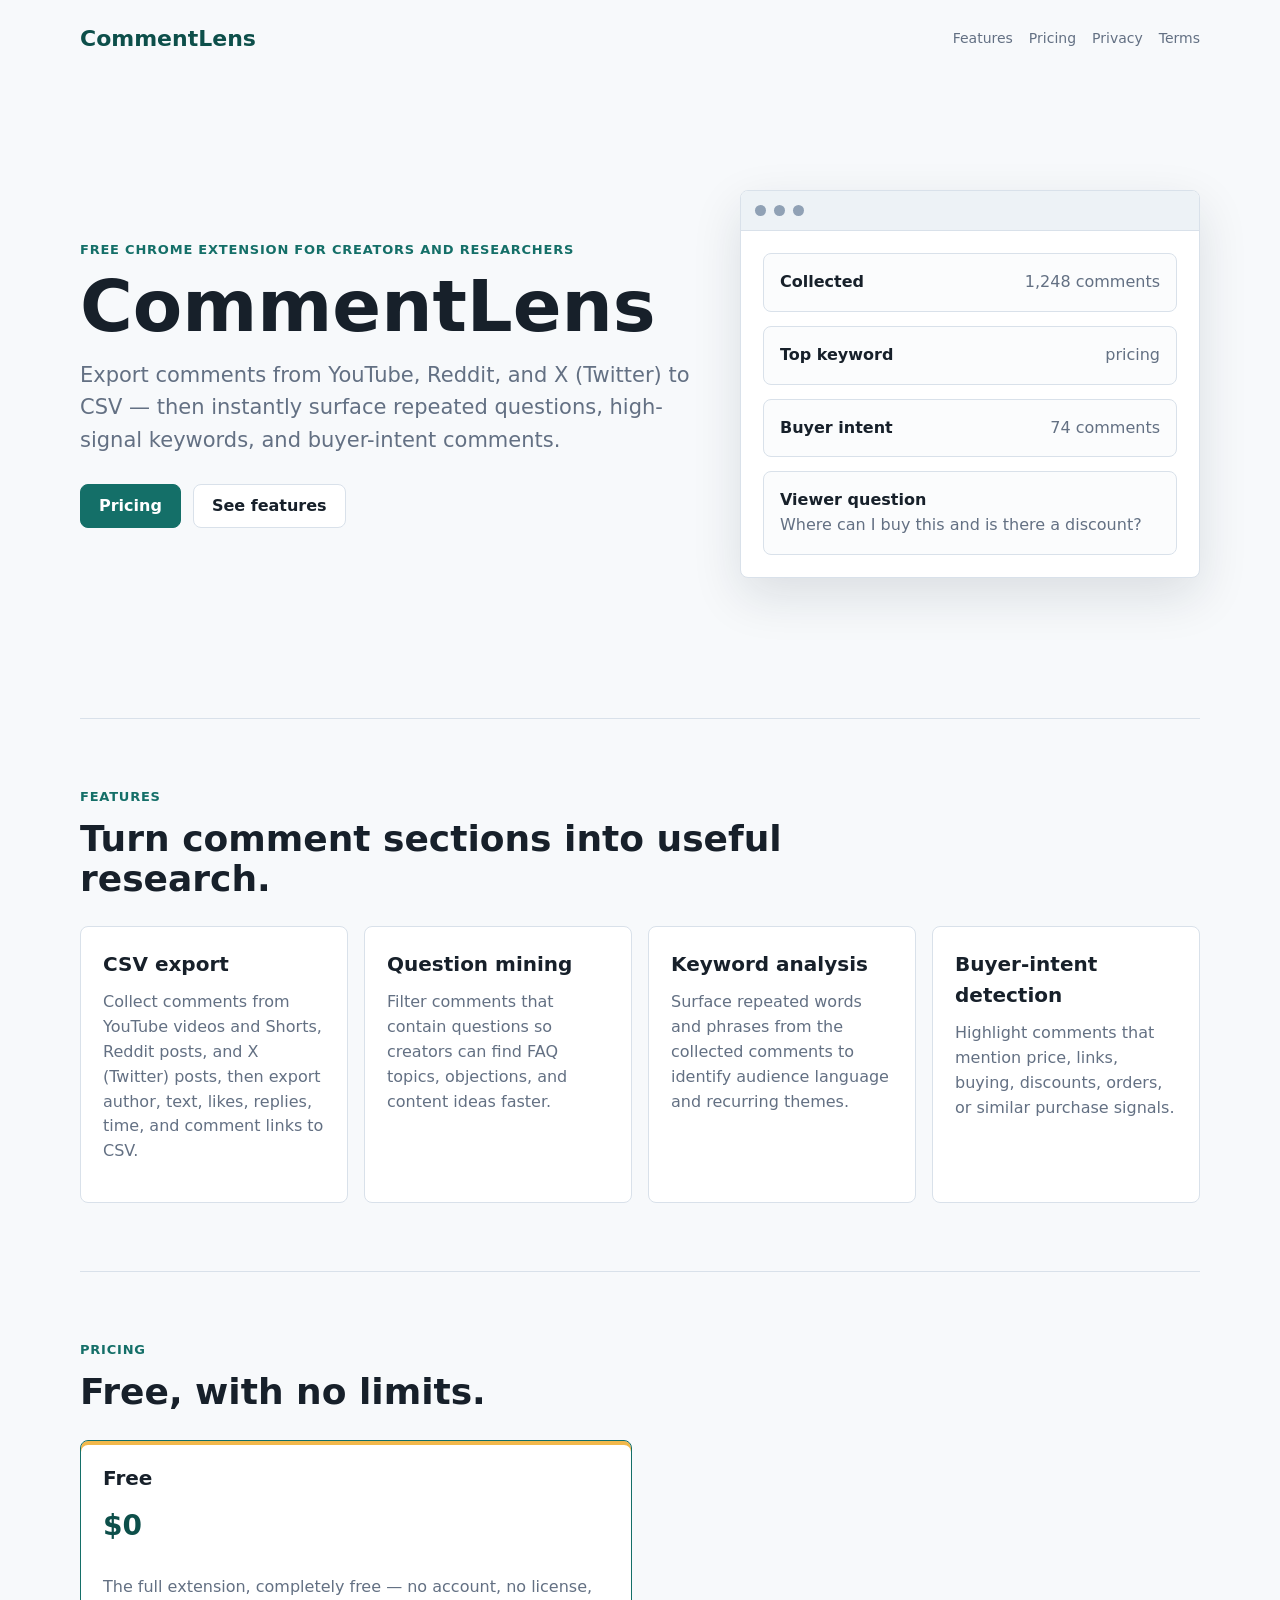
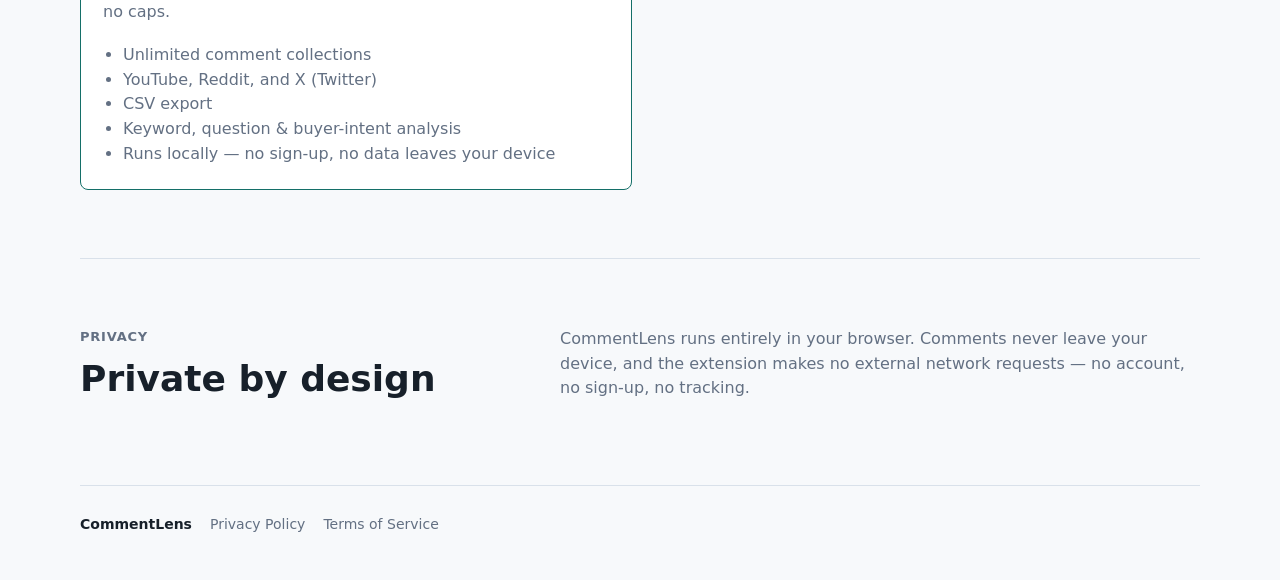
<file: index.html>
<!doctype html>
<html lang="en">
  <head>
    <meta charset="utf-8" />
    <meta name="viewport" content="width=device-width, initial-scale=1" />
    <title>CommentLens — Comment Exporter & Analyzer for YouTube, Reddit & X</title>
    <meta
      name="description"
      content="Free Chrome extension to export YouTube, Reddit, and X (Twitter) comments to CSV and find questions, keywords, and buyer-intent signals. Runs entirely in your browser."
    />
    <link rel="stylesheet" href="./styles.css" />
  </head>
  <body>
    <header class="site-header">
      <a class="brand" href="./index.html">CommentLens</a>
      <nav aria-label="Main navigation">
        <a href="#features">Features</a>
        <a href="#pricing">Pricing</a>
        <a href="./privacy.html">Privacy</a>
        <a href="./terms.html">Terms</a>
      </nav>
    </header>

    <main>
      <section class="hero">
        <div class="hero-copy">
          <p class="eyebrow">Free Chrome extension for creators and researchers</p>
          <h1>CommentLens</h1>
          <p class="lead">
            Export comments from YouTube, Reddit, and X (Twitter) to CSV — then instantly surface
            repeated questions, high-signal keywords, and buyer-intent comments.
          </p>
          <div class="actions">
            <a class="button primary" href="#pricing">Pricing</a>
            <a class="button secondary" href="#features">See features</a>
          </div>
        </div>
        <div class="product-panel" aria-label="CommentLens product preview">
          <div class="panel-top">
            <span></span>
            <span></span>
            <span></span>
          </div>
          <div class="panel-body">
            <div class="metric">
              <strong>Collected</strong>
              <span>1,248 comments</span>
            </div>
            <div class="metric">
              <strong>Top keyword</strong>
              <span>pricing</span>
            </div>
            <div class="metric">
              <strong>Buyer intent</strong>
              <span>74 comments</span>
            </div>
            <div class="comment-row">
              <b>Viewer question</b>
              <p>Where can I buy this and is there a discount?</p>
            </div>
          </div>
        </div>
      </section>

      <section id="features" class="section">
        <div class="section-heading">
          <p class="eyebrow">Features</p>
          <h2>Turn comment sections into useful research.</h2>
        </div>
        <div class="feature-grid">
          <article>
            <h3>CSV export</h3>
            <p>
              Collect comments from YouTube videos and Shorts, Reddit posts, and X (Twitter) posts,
              then export author, text, likes, replies, time, and comment links to CSV.
            </p>
          </article>
          <article>
            <h3>Question mining</h3>
            <p>
              Filter comments that contain questions so creators can find FAQ topics, objections,
              and content ideas faster.
            </p>
          </article>
          <article>
            <h3>Keyword analysis</h3>
            <p>
              Surface repeated words and phrases from the collected comments to identify audience
              language and recurring themes.
            </p>
          </article>
          <article>
            <h3>Buyer-intent detection</h3>
            <p>
              Highlight comments that mention price, links, buying, discounts, orders, or similar
              purchase signals.
            </p>
          </article>
        </div>
      </section>

      <section id="pricing" class="section pricing">
        <div class="section-heading">
          <p class="eyebrow">Pricing</p>
          <h2>Free, with no limits.</h2>
        </div>
        <div class="pricing-grid">
          <article class="featured">
            <h3>Free</h3>
            <p class="price">$0</p>
            <p>The full extension, completely free — no account, no license, no caps.</p>
            <ul>
              <li>Unlimited comment collections</li>
              <li>YouTube, Reddit, and X (Twitter)</li>
              <li>CSV export</li>
              <li>Keyword, question &amp; buyer-intent analysis</li>
              <li>Runs locally — no sign-up, no data leaves your device</li>
            </ul>
          </article>
        </div>
      </section>

      <section class="section support">
        <div>
          <p class="eyebrow">Privacy</p>
          <h2>Private by design</h2>
        </div>
        <p>
          CommentLens runs entirely in your browser. Comments never leave your device, and the
          extension makes no external network requests — no account, no sign-up, no tracking.
        </p>
      </section>
    </main>

    <footer class="site-footer">
      <span>CommentLens</span>
      <a href="./privacy.html">Privacy Policy</a>
      <a href="./terms.html">Terms of Service</a>
    </footer>
  </body>
</html>
</file>
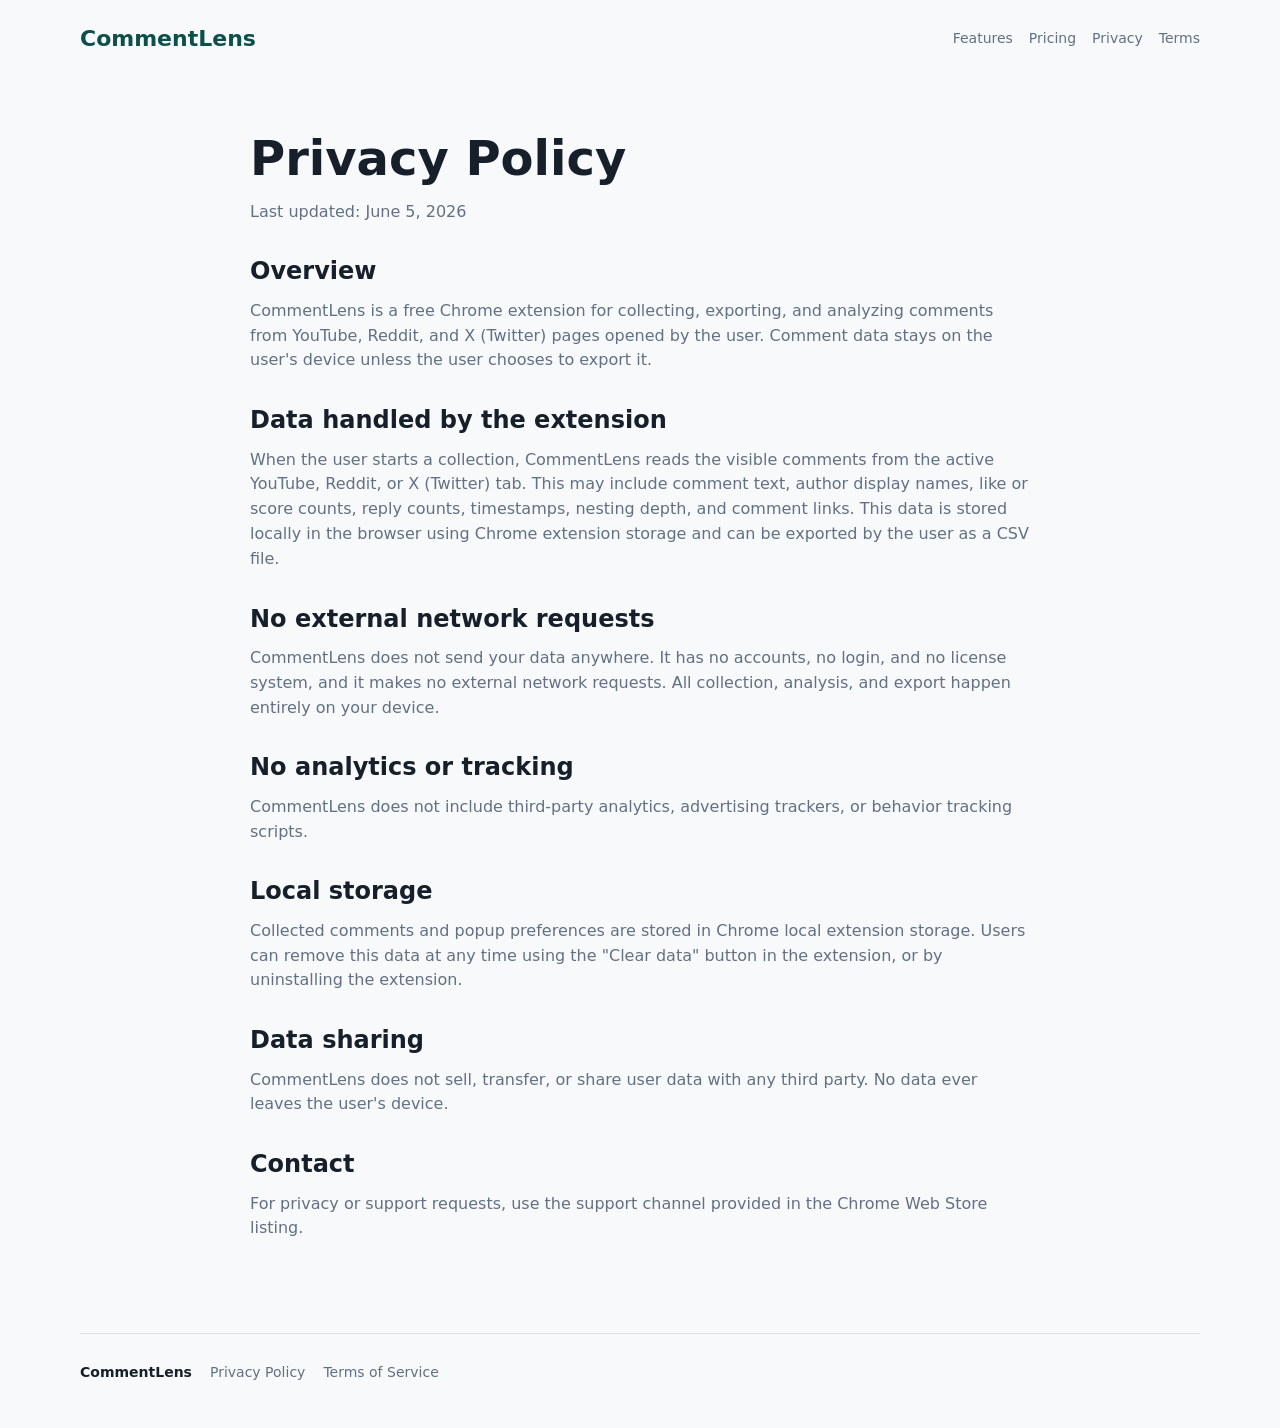
<file: privacy.html>
<!doctype html>
<html lang="en">
  <head>
    <meta charset="utf-8" />
    <meta name="viewport" content="width=device-width, initial-scale=1" />
    <title>Privacy Policy - CommentLens</title>
    <meta
      name="description"
      content="Privacy Policy for the CommentLens Chrome extension."
    />
    <link rel="stylesheet" href="./styles.css" />
  </head>
  <body>
    <header class="site-header">
      <a class="brand" href="./index.html">CommentLens</a>
      <nav aria-label="Main navigation">
        <a href="./index.html#features">Features</a>
        <a href="./index.html#pricing">Pricing</a>
        <a href="./privacy.html">Privacy</a>
        <a href="./terms.html">Terms</a>
      </nav>
    </header>

    <main class="legal">
      <h1>Privacy Policy</h1>
      <p class="muted">Last updated: June 5, 2026</p>

      <h2>Overview</h2>
      <p>
        CommentLens is a free Chrome extension for collecting, exporting, and analyzing comments
        from YouTube, Reddit, and X (Twitter) pages opened by the user. Comment data stays on the
        user's device unless the user chooses to export it.
      </p>

      <h2>Data handled by the extension</h2>
      <p>
        When the user starts a collection, CommentLens reads the visible comments from the active
        YouTube, Reddit, or X (Twitter) tab. This may include comment text, author display names,
        like or score counts, reply counts, timestamps, nesting depth, and comment links. This data
        is stored locally in the browser using Chrome extension storage and can be exported by the
        user as a CSV file.
      </p>

      <h2>No external network requests</h2>
      <p>
        CommentLens does not send your data anywhere. It has no accounts, no login, and no license
        system, and it makes no external network requests. All collection, analysis, and export
        happen entirely on your device.
      </p>

      <h2>No analytics or tracking</h2>
      <p>
        CommentLens does not include third-party analytics, advertising trackers, or behavior
        tracking scripts.
      </p>

      <h2>Local storage</h2>
      <p>
        Collected comments and popup preferences are stored in Chrome local extension storage. Users
        can remove this data at any time using the "Clear data" button in the extension, or by
        uninstalling the extension.
      </p>

      <h2>Data sharing</h2>
      <p>
        CommentLens does not sell, transfer, or share user data with any third party. No data ever
        leaves the user's device.
      </p>

      <h2>Contact</h2>
      <p>
        For privacy or support requests, use the support channel provided in the Chrome Web Store
        listing.
      </p>
    </main>

    <footer class="site-footer">
      <span>CommentLens</span>
      <a href="./privacy.html">Privacy Policy</a>
      <a href="./terms.html">Terms of Service</a>
    </footer>
  </body>
</html>
</file>
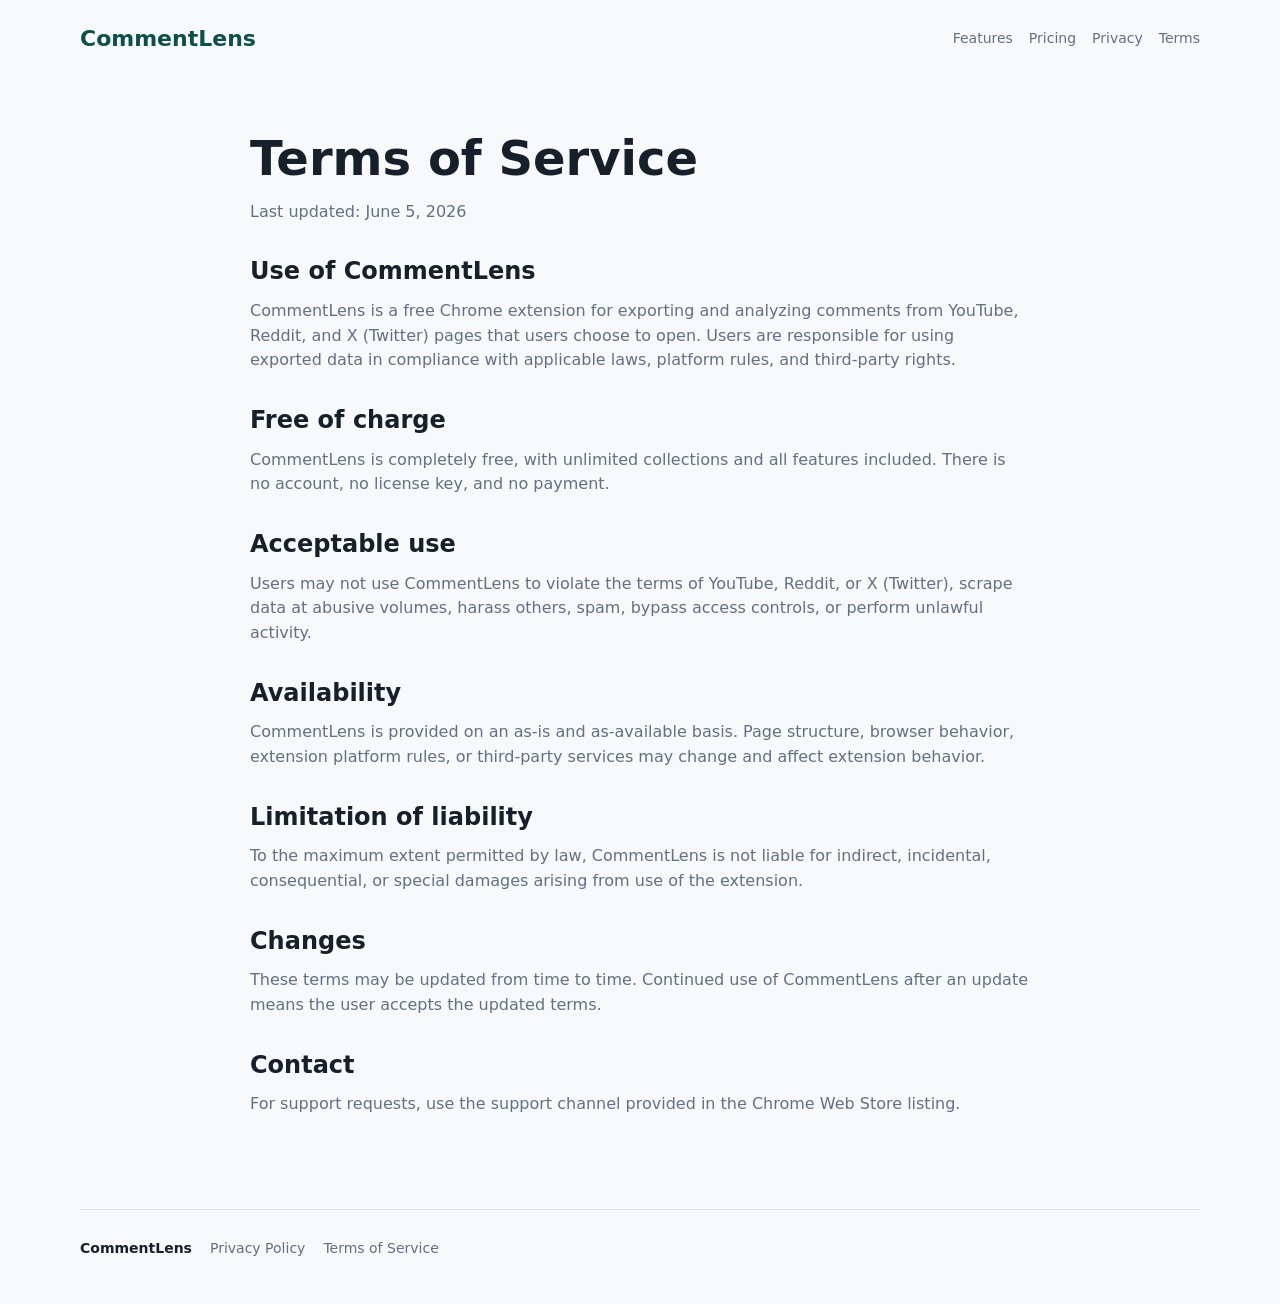
<file: terms.html>
<!doctype html>
<html lang="en">
  <head>
    <meta charset="utf-8" />
    <meta name="viewport" content="width=device-width, initial-scale=1" />
    <title>Terms of Service - CommentLens</title>
    <meta
      name="description"
      content="Terms of Service for the CommentLens Chrome extension."
    />
    <link rel="stylesheet" href="./styles.css" />
  </head>
  <body>
    <header class="site-header">
      <a class="brand" href="./index.html">CommentLens</a>
      <nav aria-label="Main navigation">
        <a href="./index.html#features">Features</a>
        <a href="./index.html#pricing">Pricing</a>
        <a href="./privacy.html">Privacy</a>
        <a href="./terms.html">Terms</a>
      </nav>
    </header>

    <main class="legal">
      <h1>Terms of Service</h1>
      <p class="muted">Last updated: June 5, 2026</p>

      <h2>Use of CommentLens</h2>
      <p>
        CommentLens is a free Chrome extension for exporting and analyzing comments from YouTube,
        Reddit, and X (Twitter) pages that users choose to open. Users are responsible for using
        exported data in compliance with applicable laws, platform rules, and third-party rights.
      </p>

      <h2>Free of charge</h2>
      <p>
        CommentLens is completely free, with unlimited collections and all features included. There
        is no account, no license key, and no payment.
      </p>

      <h2>Acceptable use</h2>
      <p>
        Users may not use CommentLens to violate the terms of YouTube, Reddit, or X (Twitter),
        scrape data at abusive volumes, harass others, spam, bypass access controls, or perform
        unlawful activity.
      </p>

      <h2>Availability</h2>
      <p>
        CommentLens is provided on an as-is and as-available basis. Page structure, browser
        behavior, extension platform rules, or third-party services may change and affect extension
        behavior.
      </p>

      <h2>Limitation of liability</h2>
      <p>
        To the maximum extent permitted by law, CommentLens is not liable for indirect, incidental,
        consequential, or special damages arising from use of the extension.
      </p>

      <h2>Changes</h2>
      <p>
        These terms may be updated from time to time. Continued use of CommentLens after an update
        means the user accepts the updated terms.
      </p>

      <h2>Contact</h2>
      <p>
        For support requests, use the support channel provided in the Chrome Web Store listing.
      </p>
    </main>

    <footer class="site-footer">
      <span>CommentLens</span>
      <a href="./privacy.html">Privacy Policy</a>
      <a href="./terms.html">Terms of Service</a>
    </footer>
  </body>
</html>
</file>
<file: styles.css>
:root {
  color-scheme: light;
  --ink: #17202a;
  --muted: #637083;
  --line: #d9e1ea;
  --paper: #f7f9fb;
  --panel: #ffffff;
  --accent: #146f68;
  --accent-dark: #0d4f4a;
  --gold: #f2b84b;
  --shadow: 0 18px 50px rgba(16, 32, 50, 0.12);
}

* {
  box-sizing: border-box;
}

body {
  margin: 0;
  background: var(--paper);
  color: var(--ink);
  font-family:
    Inter, ui-sans-serif, system-ui, -apple-system, BlinkMacSystemFont, "Segoe UI", sans-serif;
  line-height: 1.55;
}

a {
  color: inherit;
}

.site-header {
  display: flex;
  align-items: center;
  justify-content: space-between;
  gap: 24px;
  width: min(1120px, calc(100% - 40px));
  margin: 0 auto;
  padding: 22px 0;
}

.brand {
  color: var(--accent-dark);
  font-size: 22px;
  font-weight: 800;
  text-decoration: none;
}

nav {
  display: flex;
  flex-wrap: wrap;
  gap: 16px;
  color: var(--muted);
  font-size: 14px;
}

nav a,
.site-footer a {
  text-decoration: none;
}

nav a:hover,
.site-footer a:hover {
  color: var(--accent-dark);
}

.hero {
  display: grid;
  grid-template-columns: minmax(0, 1fr) minmax(320px, 460px);
  align-items: center;
  gap: 48px;
  width: min(1120px, calc(100% - 40px));
  min-height: 640px;
  margin: 0 auto;
  padding: 44px 0 72px;
}

.eyebrow {
  margin: 0 0 12px;
  color: var(--accent);
  font-size: 13px;
  font-weight: 800;
  letter-spacing: 0.06em;
  text-transform: uppercase;
}

h1,
h2,
h3,
p {
  margin-top: 0;
}

h1 {
  margin-bottom: 18px;
  font-size: 72px;
  line-height: 0.95;
  letter-spacing: 0;
}

h2 {
  margin-bottom: 14px;
  font-size: 36px;
  line-height: 1.1;
  letter-spacing: 0;
}

h3 {
  margin-bottom: 10px;
  font-size: 20px;
}

.lead {
  max-width: 620px;
  color: var(--muted);
  font-size: 21px;
}

.actions {
  display: flex;
  flex-wrap: wrap;
  gap: 12px;
  margin-top: 28px;
}

.button {
  display: inline-flex;
  align-items: center;
  justify-content: center;
  min-height: 44px;
  padding: 0 18px;
  border: 1px solid var(--line);
  border-radius: 8px;
  font-weight: 800;
  text-decoration: none;
}

.button.primary {
  border-color: var(--accent);
  background: var(--accent);
  color: white;
}

.button.secondary {
  background: white;
}

.product-panel {
  overflow: hidden;
  border: 1px solid var(--line);
  border-radius: 8px;
  background: var(--panel);
  box-shadow: var(--shadow);
}

.panel-top {
  display: flex;
  gap: 8px;
  border-bottom: 1px solid var(--line);
  padding: 14px;
  background: #edf2f6;
}

.panel-top span {
  width: 11px;
  height: 11px;
  border-radius: 50%;
  background: #90a1b5;
}

.panel-body {
  display: grid;
  gap: 14px;
  padding: 22px;
}

.metric,
.comment-row {
  border: 1px solid var(--line);
  border-radius: 8px;
  padding: 16px;
  background: #fbfcfd;
}

.metric {
  display: flex;
  justify-content: space-between;
  gap: 12px;
}

.metric span,
.comment-row p {
  color: var(--muted);
}

.comment-row p {
  margin-bottom: 0;
}

.section {
  width: min(1120px, calc(100% - 40px));
  margin: 0 auto;
  padding: 68px 0;
  border-top: 1px solid var(--line);
}

.section-heading {
  max-width: 720px;
  margin-bottom: 28px;
}

.feature-grid,
.pricing-grid {
  display: grid;
  grid-template-columns: repeat(4, minmax(0, 1fr));
  gap: 16px;
}

.pricing-grid {
  grid-template-columns: repeat(2, minmax(0, 1fr));
}

article {
  border: 1px solid var(--line);
  border-radius: 8px;
  background: var(--panel);
  padding: 22px;
}

article p,
article li,
.support p,
.legal p,
.legal li {
  color: var(--muted);
}

.featured {
  border-color: var(--accent);
  box-shadow: inset 0 4px 0 var(--gold);
}

.price {
  color: var(--accent-dark);
  font-size: 28px;
  font-weight: 800;
}

ul {
  margin: 18px 0 0;
  padding-left: 20px;
}

.support {
  display: grid;
  grid-template-columns: 0.7fr 1fr;
  gap: 32px;
}

.site-footer {
  display: flex;
  flex-wrap: wrap;
  gap: 18px;
  width: min(1120px, calc(100% - 40px));
  margin: 0 auto;
  padding: 28px 0 44px;
  border-top: 1px solid var(--line);
  color: var(--muted);
  font-size: 14px;
}

.site-footer span {
  color: var(--ink);
  font-weight: 800;
}

.legal {
  width: min(780px, calc(100% - 40px));
  margin: 0 auto;
  padding: 58px 0 76px;
}

.legal h1 {
  font-size: 48px;
}

.legal h2 {
  margin-top: 34px;
  font-size: 24px;
}

.muted {
  color: var(--muted);
}

@media (max-width: 820px) {
  .site-header,
  .hero,
  .support {
    display: block;
  }

  nav {
    margin-top: 14px;
  }

  .hero {
    min-height: auto;
    padding-top: 26px;
  }

  h1 {
    font-size: 50px;
  }

  h2 {
    font-size: 30px;
  }

  .product-panel {
    margin-top: 34px;
  }

  .feature-grid,
  .pricing-grid {
    grid-template-columns: 1fr;
  }
}
</file>
